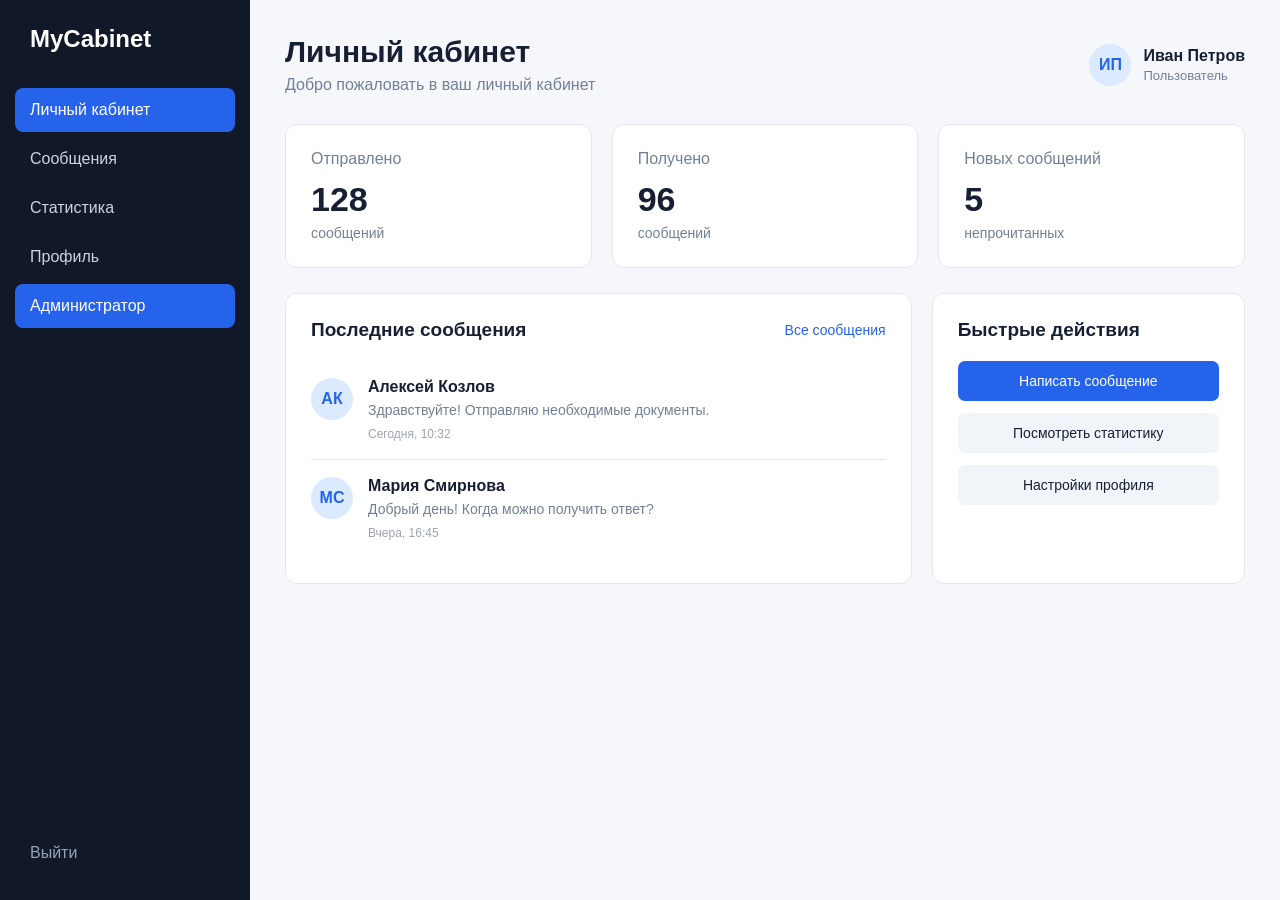
<file: index.html>
<!DOCTYPE html>
<html lang="ru">
<head>
    <meta charset="UTF-8">
    <meta name="viewport" content="width=device-width, initial-scale=1.0">
    <title>Личный кабинет</title>
    <link rel="stylesheet" href="styles.css">
</head>
<body>

<div class="layout">

    <aside class="sidebar">
        <div class="logo">MyCabinet</div>

        <nav class="nav">
            <a href="index.html" class="nav__link active">
                Личный кабинет
            </a>

            <a href="messages.html" class="nav__link">
                Сообщения
            </a>

            <a href="statistics.html" class="nav__link">
                Статистика
            </a>

            <a href="profile.html" class="nav__link">
                Профиль
            <a href="admin.html" class="nav__link active">
                Администратор    
            </a>
        </nav>

        <a href="#" class="logout">Выйти</a>
    </aside>

    <main class="main">

        <header class="header">
            <div>
                <h1>Личный кабинет</h1>
                <p>Добро пожаловать в ваш личный кабинет</p>
            </div>

            <div class="user">
                <div class="user__avatar">ИП</div>
                <div>
                    <strong>Иван Петров</strong>
                    <span>Пользователь</span>
                </div>
            </div>
        </header>

        <section class="cards">

            <div class="card">
                <span class="card__title">Отправлено</span>
                <strong class="card__number">128</strong>
                <span class="card__description">сообщений</span>
            </div>

            <div class="card">
                <span class="card__title">Получено</span>
                <strong class="card__number">96</strong>
                <span class="card__description">сообщений</span>
            </div>

            <div class="card">
                <span class="card__title">Новых сообщений</span>
                <strong class="card__number">5</strong>
                <span class="card__description">непрочитанных</span>
            </div>

        </section>

        <section class="content-grid">

            <div class="panel">
                <div class="panel__header">
                    <h2>Последние сообщения</h2>
                    <a href="messages.html">Все сообщения</a>
                </div>

                <div class="message">
                    <div class="message__avatar">АК</div>

                    <div class="message__content">
                        <strong>Алексей Козлов</strong>
                        <p>Здравствуйте! Отправляю необходимые документы.</p>
                        <span>Сегодня, 10:32</span>
                    </div>
                </div>

                <div class="message">
                    <div class="message__avatar">МС</div>

                    <div class="message__content">
                        <strong>Мария Смирнова</strong>
                        <p>Добрый день! Когда можно получить ответ?</p>
                        <span>Вчера, 16:45</span>
                    </div>
                </div>

            </div>

            <div class="panel">
                <div class="panel__header">
                    <h2>Быстрые действия</h2>
                </div>

                <div class="actions">
                    <a href="messages.html" class="button button--primary">
                        Написать сообщение
                    </a>

                    <a href="statistics.html" class="button button--secondary">
                        Посмотреть статистику
                    </a>

                    <a href="profile.html" class="button button--secondary">
                        Настройки профиля
                    </a>
                </div>
            </div>

        </section>

    </main>

</div>

</body>
</html>
</file>
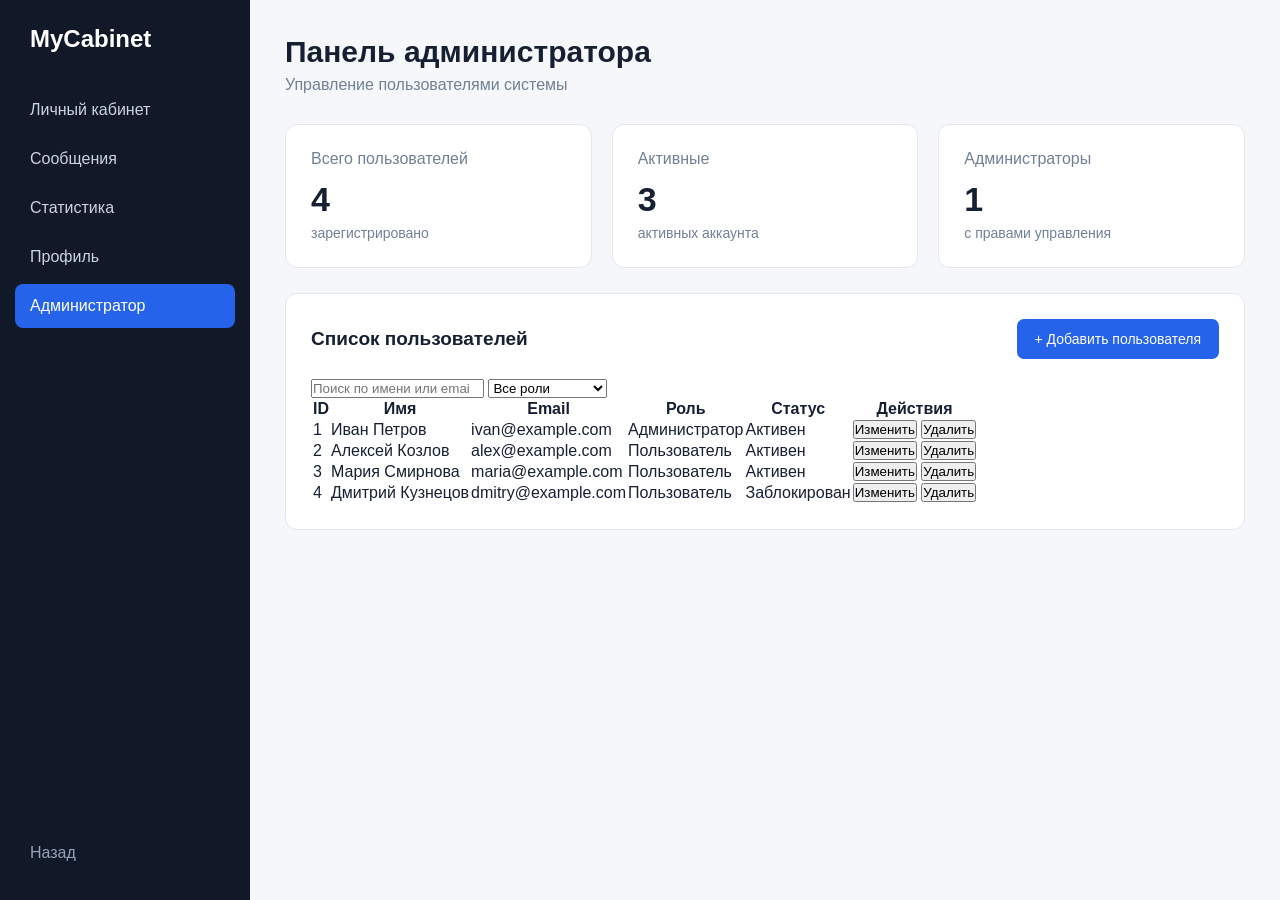
<file: admin.html>
<!DOCTYPE html>
<html lang="ru">
<head>
    <meta charset="UTF-8">
    <meta name="viewport" content="width=device-width, initial-scale=1.0">
    <title>Администратор</title>
    <link rel="stylesheet" href="styles.css">
</head>
<body>

<div class="layout">

    <aside class="sidebar">
        <div class="logo">MyCabinet</div>

        <nav class="nav">
            <a href="index.html" class="nav__link">
                Личный кабинет
            </a>

            <a href="messages.html" class="nav__link">
                Сообщения
            </a>

            <a href="statistics.html" class="nav__link">
                Статистика
            </a>

            <a href="profile.html" class="nav__link">
                Профиль
            </a>

            <a href="admin.html" class="nav__link active">
                Администратор
            </a>
        </nav>

        <a href="index.html" class="logout">Назад</a>
    </aside>

    <main class="main">

        <header class="header">
            <div>
                <h1>Панель администратора</h1>
                <p>Управление пользователями системы</p>
            </div>
        </header>

        <section class="cards">

            <div class="card">
                <span class="card__title">Всего пользователей</span>
                <strong class="card__number" id="totalUsers">4</strong>
                <span class="card__description">зарегистрировано</span>
            </div>

            <div class="card">
                <span class="card__title">Активные</span>
                <strong class="card__number" id="activeUsers">3</strong>
                <span class="card__description">активных аккаунта</span>
            </div>

            <div class="card">
                <span class="card__title">Администраторы</span>
                <strong class="card__number" id="adminUsers">1</strong>
                <span class="card__description">с правами управления</span>
            </div>

        </section>

        <section class="panel admin-panel">

            <div class="panel__header">
                <h2>Список пользователей</h2>

                <button
                    class="button button--primary"
                    type="button"
                    onclick="addUser()">
                    + Добавить пользователя
                </button>
            </div>

            <div class="admin-toolbar">
                <input
                    type="search"
                    id="userSearch"
                    placeholder="Поиск по имени или email..."
                    aria-label="Поиск пользователей">

                <select id="roleFilter" aria-label="Фильтр по роли">
                    <option value="">Все роли</option>
                    <option value="Администратор">Администратор</option>
                    <option value="Пользователь">Пользователь</option>
                </select>
            </div>

            <div class="table-wrapper">
                <table class="admin-table">
                    <thead>
                        <tr>
                            <th>ID</th>
                            <th>Имя</th>
                            <th>Email</th>
                            <th>Роль</th>
                            <th>Статус</th>
                            <th>Действия</th>
                        </tr>
                    </thead>

                    <tbody id="usersTable">
                        <tr>
                            <td>1</td>
                            <td>Иван Петров</td>
                            <td>ivan@example.com</td>
                            <td>Администратор</td>
                            <td>
                                <span class="status status--active">
                                    Активен
                                </span>
                            </td>
                            <td>
                                <button class="table-btn edit-btn"
                                    onclick="editUser(this)">
                                    Изменить
                                </button>
                                <button class="table-btn delete-btn"
                                    onclick="deleteUser(this)">
                                    Удалить
                                </button>
                            </td>
                        </tr>

                        <tr>
                            <td>2</td>
                            <td>Алексей Козлов</td>
                            <td>alex@example.com</td>
                            <td>Пользователь</td>
                            <td>
                                <span class="status status--active">
                                    Активен
                                </span>
                            </td>
                            <td>
                                <button class="table-btn edit-btn"
                                    onclick="editUser(this)">
                                    Изменить
                                </button>
                                <button class="table-btn delete-btn"
                                    onclick="deleteUser(this)">
                                    Удалить
                                </button>
                            </td>
                        </tr>

                        <tr>
                            <td>3</td>
                            <td>Мария Смирнова</td>
                            <td>maria@example.com</td>
                            <td>Пользователь</td>
                            <td>
                                <span class="status status--active">
                                    Активен
                                </span>
                            </td>
                            <td>
                                <button class="table-btn edit-btn"
                                    onclick="editUser(this)">
                                    Изменить
                                </button>
                                <button class="table-btn delete-btn"
                                    onclick="deleteUser(this)">
                                    Удалить
                                </button>
                            </td>
                        </tr>

                        <tr>
                            <td>4</td>
                            <td>Дмитрий Кузнецов</td>
                            <td>dmitry@example.com</td>
                            <td>Пользователь</td>
                            <td>
                                <span class="status status--blocked">
                                    Заблокирован
                                </span>
                            </td>
                            <td>
                                <button class="table-btn edit-btn"
                                    onclick="editUser(this)">
                                    Изменить
                                </button>
                                <button class="table-btn delete-btn"
                                    onclick="deleteUser(this)">
                                    Удалить
                                </button>
                            </td>
                        </tr>
                    </tbody>
                </table>
            </div>

        </section>

    </main>

</div>

<script>
    const table = document.getElementById("usersTable");

    function updateStats() {
        const rows = [...table.querySelectorAll("tr")];

        document.getElementById("totalUsers").textContent =
            rows.length;

        document.getElementById("activeUsers").textContent =
            rows.filter(row =>
                row.querySelector(".status--active")
            ).length;

        document.getElementById("adminUsers").textContent =
            rows.filter(row =>
                row.cells[3]?.textContent.trim() === "Администратор"
            ).length;
    }

    function addUser() {
        const name = prompt("Введите имя пользователя:");
        if (name === null || !name.trim()) return;

        const email = prompt("Введите email:");
        if (email === null || !email.trim()) return;

        if (!/^[^\s@]+@[^\s@]+\.[^\s@]+$/.test(email.trim())) {
            alert("Введите корректный email.");
            return;
        }

        const role = prompt(
            "Введите роль: Пользователь или Администратор",
            "Пользователь"
        );

        if (role === null) return;

        if (!["Пользователь", "Администратор"].includes(role.trim())) {
            alert("Указана неизвестная роль.");
            return;
        }

        const row = document.createElement("tr");
        const values = [
            String(Math.max(
                0,
                ...[...table.querySelectorAll("tr")].map(r =>
                    Number(r.cells[0].textContent) || 0
                )
            ) + 1),
            name.trim(),
            email.trim(),
            role.trim()
        ];

        values.forEach(value => {
            const cell = document.createElement("td");
            cell.textContent = value;
            row.appendChild(cell);
        });

        const statusCell = document.createElement("td");
        statusCell.innerHTML =
            '<span class="status status--active">Активен</span>';
        row.appendChild(statusCell);

        const actionsCell = document.createElement("td");
        actionsCell.innerHTML = `
            <button class="table-btn edit-btn"
                onclick="editUser(this)">Изменить</button>
            <button class="table-btn delete-btn"
                onclick="deleteUser(this)">Удалить</button>
        `;
        row.appendChild(actionsCell);

        table.appendChild(row);
        filterUsers();
        updateStats();
    }

    function editUser(button) {
        const row = button.closest("tr");
        const oldName = row.cells[1].textContent;
        const oldEmail = row.cells[2].textContent;
        const oldRole = row.cells[3].textContent;

        const name = prompt("Имя пользователя:", oldName);
        if (name === null || !name.trim()) return;

        const email = prompt("Email пользователя:", oldEmail);
        if (email === null || !/^[^\s@]+@[^\s@]+\.[^\s@]+$/.test(email.trim())) {
            alert("Введите корректный email.");
            return;
        }

        const role = prompt(
            "Роль: Пользователь или Администратор",
            oldRole
        );

        if (role === null) return;

        if (!["Пользователь", "Администратор"].includes(role.trim())) {
            alert("Указана неизвестная роль.");
            return;
        }

        row.cells[1].textContent = name.trim();
        row.cells[2].textContent = email.trim();
        row.cells[3].textContent = role.trim();

        filterUsers();
        updateStats();
    }

    function deleteUser(button) {
        const row = button.closest("tr");

        if (confirm(
            "Удалить пользователя " + row.cells[1].textContent + "?"
        )) {
            row.remove();
            filterUsers();
            updateStats();
        }
    }

    function filterUsers() {
        const search = document.getElementById("userSearch")
            .value.toLowerCase().trim();

        const role = document.getElementById("roleFilter").value;

        [...table.querySelectorAll("tr")].forEach(row => {
            const matchesSearch =
                row.cells[1].textContent.toLowerCase().includes(search) ||
                row.cells[2].textContent.toLowerCase().includes(search);

            const matchesRole =
                !role || row.cells[3].textContent.trim() === role;

            row.hidden = !(matchesSearch && matchesRole);
        });
    }

    document.getElementById("userSearch")
        .addEventListener("input", filterUsers);

    document.getElementById("roleFilter")
        .addEventListener("change", filterUsers);

    updateStats();
</script>

</body>
</html>
</file>
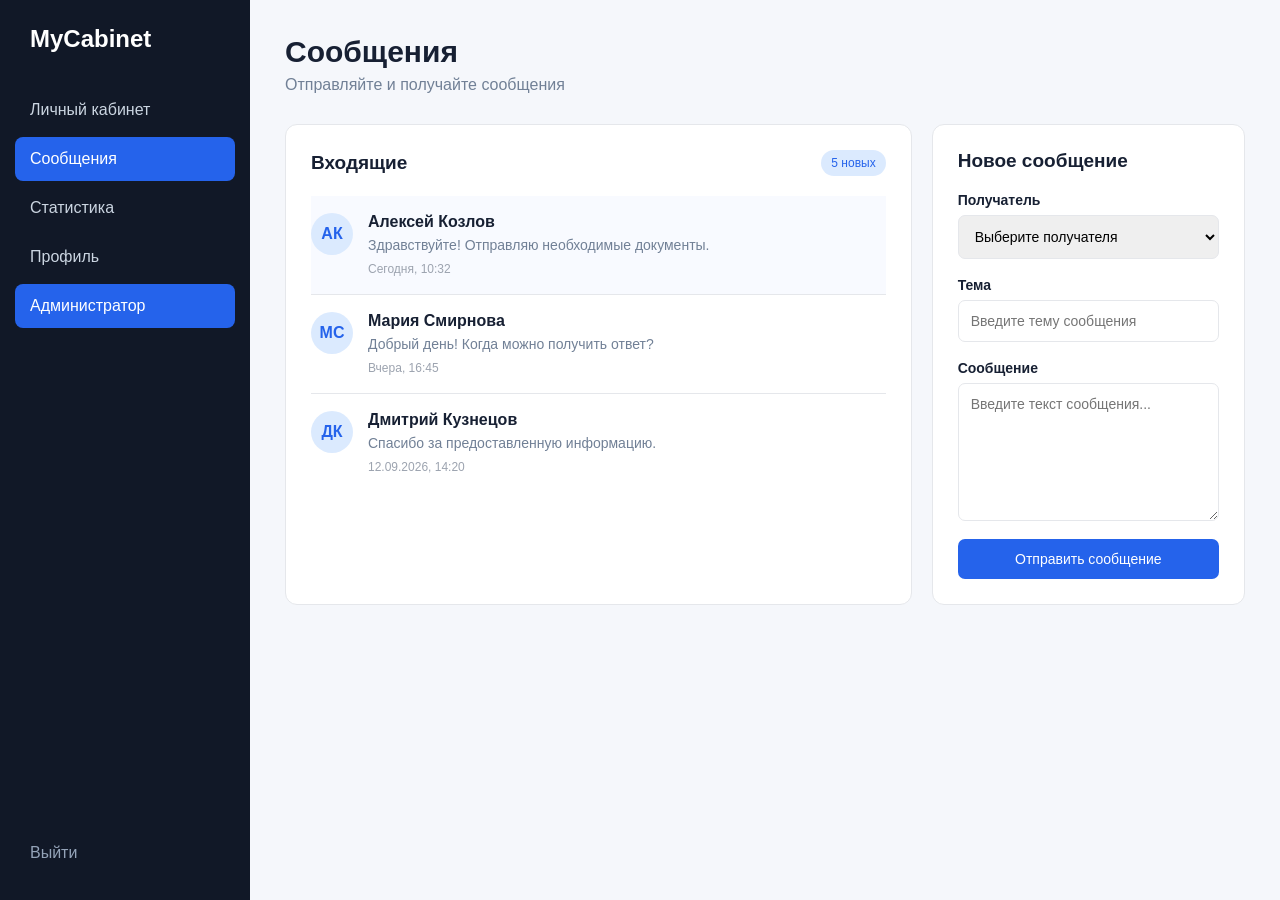
<file: messages.html>
<!DOCTYPE html>
<html lang="ru">
<head>
    <meta charset="UTF-8">
    <meta name="viewport" content="width=device-width, initial-scale=1.0">
    <title>Сообщения</title>
    <link rel="stylesheet" href="styles.css">
</head>
<body>

<div class="layout">

    <aside class="sidebar">
        <div class="logo">MyCabinet</div>

        <nav class="nav">
            <a href="index.html" class="nav__link">
                Личный кабинет
            </a>

            <a href="messages.html" class="nav__link active">
                Сообщения
            </a>

            <a href="statistics.html" class="nav__link">
                Статистика
            </a>

            <a href="profile.html" class="nav__link">
                Профиль
            </a>

            <a href="admin.html" class="nav__link active">
                Администратор 
             </a>   
        </nav>

        <a href="#" class="logout">Выйти</a>
    </aside>

    <main class="main">

        <header class="header">
            <div>
                <h1>Сообщения</h1>
                <p>Отправляйте и получайте сообщения</p>
            </div>
        </header>

        <section class="messages-layout">

            <div class="panel">
                <div class="panel__header">
                    <h2>Входящие</h2>
                    <span class="badge">5 новых</span>
                </div>

                <div class="message message--unread">
                    <div class="message__avatar">АК</div>

                    <div class="message__content">
                        <strong>Алексей Козлов</strong>
                        <p>Здравствуйте! Отправляю необходимые документы.</p>
                        <span>Сегодня, 10:32</span>
                    </div>
                </div>

                <div class="message">
                    <div class="message__avatar">МС</div>

                    <div class="message__content">
                        <strong>Мария Смирнова</strong>
                        <p>Добрый день! Когда можно получить ответ?</p>
                        <span>Вчера, 16:45</span>
                    </div>
                </div>

                <div class="message">
                    <div class="message__avatar">ДК</div>

                    <div class="message__content">
                        <strong>Дмитрий Кузнецов</strong>
                        <p>Спасибо за предоставленную информацию.</p>
                        <span>12.09.2026, 14:20</span>
                    </div>
                </div>

            </div>

            <div class="panel">

                <div class="panel__header">
                    <h2>Новое сообщение</h2>
                </div>

                <form class="form">

                    <div class="form__group">
                        <label for="recipient">Получатель</label>
                        <select id="recipient">
                            <option>Выберите получателя</option>
                            <option>Алексей Козлов</option>
                            <option>Мария Смирнова</option>
                            <option>Дмитрий Кузнецов</option>
                        </select>
                    </div>

                    <div class="form__group">
                        <label for="subject">Тема</label>
                        <input
                            type="text"
                            id="subject"
                            placeholder="Введите тему сообщения"
                        >
                    </div>

                    <div class="form__group">
                        <label for="message">Сообщение</label>
                        <textarea
                            id="message"
                            rows="7"
                            placeholder="Введите текст сообщения..."
                        ></textarea>
                    </div>

                    <button type="submit" class="button button--primary">
                        Отправить сообщение
                    </button>

                </form>

            </div>
            </section>

    </main>

</div>

</body>
</html>
</file>
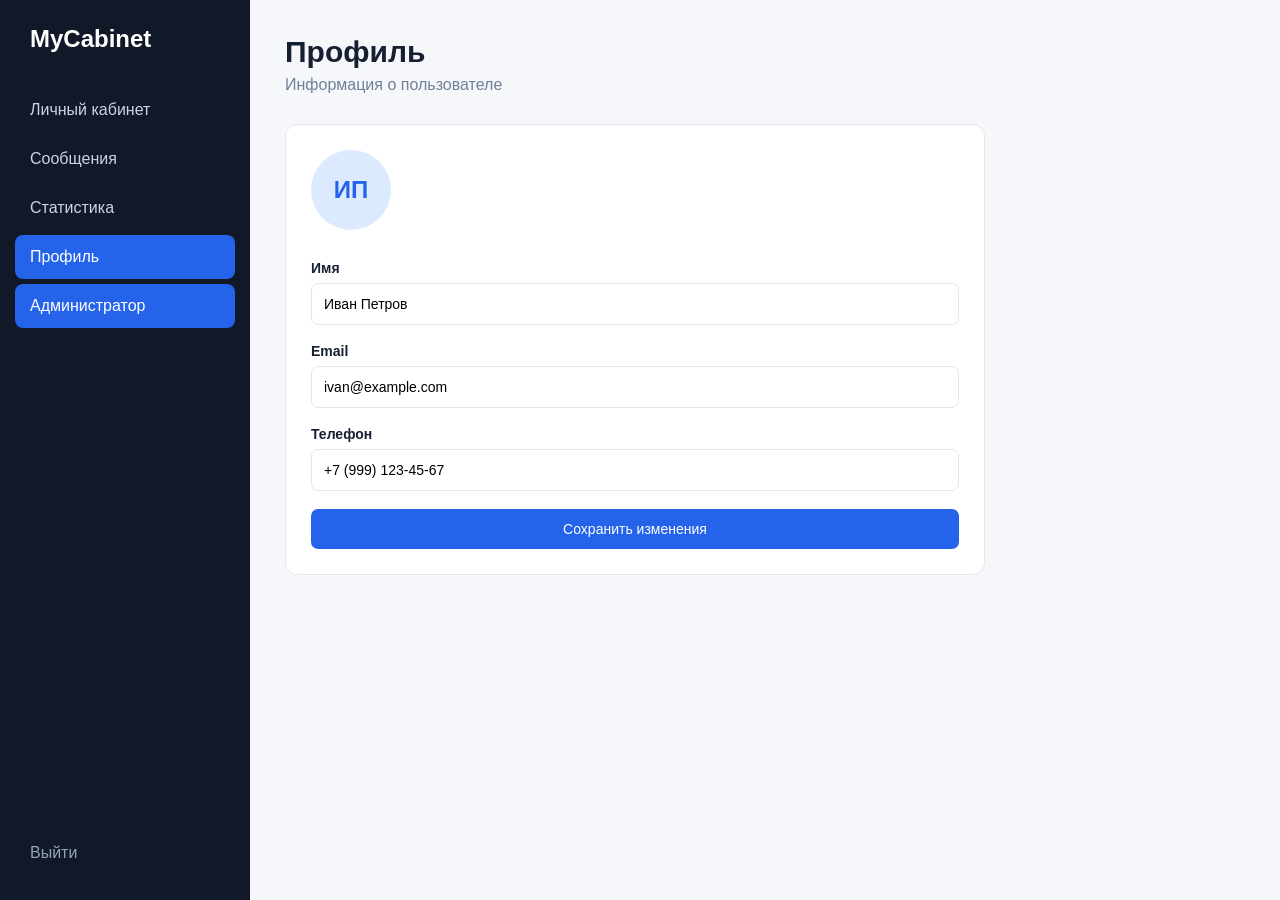
<file: profile.html>
<!DOCTYPE html>
<html lang="ru">
<head>
    <meta charset="UTF-8">
    <meta name="viewport" content="width=device-width, initial-scale=1.0">
    <title>Профиль</title>
    <link rel="stylesheet" href="styles.css">
</head>
<body>

<div class="layout">

    <aside class="sidebar">
        <div class="logo">MyCabinet</div>

        <nav class="nav">
            <a href="index.html" class="nav__link">
                Личный кабинет
            </a>

            <a href="messages.html" class="nav__link">
                Сообщения
            </a>

            <a href="statistics.html" class="nav__link">
                Статистика
            </a>

            <a href="profile.html" class="nav__link active">
                Профиль
            </a>
            <a href="admin.html" class="nav__link active">
                Администратор
                </a>
        </nav>

        <a href="#" class="logout">Выйти</a>
    </aside>

    <main class="main">

        <header class="header">
            <div>
                <h1>Профиль</h1>
                <p>Информация о пользователе</p>
            </div>
        </header>

        <section class="panel profile">

            <div class="profile__avatar">ИП</div>

            <form class="form">

                <div class="form__group">
                    <label for="name">Имя</label>
                    <input
                        type="text"
                        id="name"
                        value="Иван Петров"
                    >
                </div>

                <div class="form__group">
                    <label for="email">Email</label>
                    <input
                        type="email"
                        id="email"
                        value="ivan@example.com"
                    >
                </div>

                <div class="form__group">
                    <label for="phone">Телефон</label>
                    <input
                        type="tel"
                        id="phone"
                        value="+7 (999) 123-45-67"
                    >
                </div>

                <button type="submit" class="button button--primary">
                    Сохранить изменения
                </button>

            </form>

        </section>

    </main>

</div>

</body>
</html>
</file>
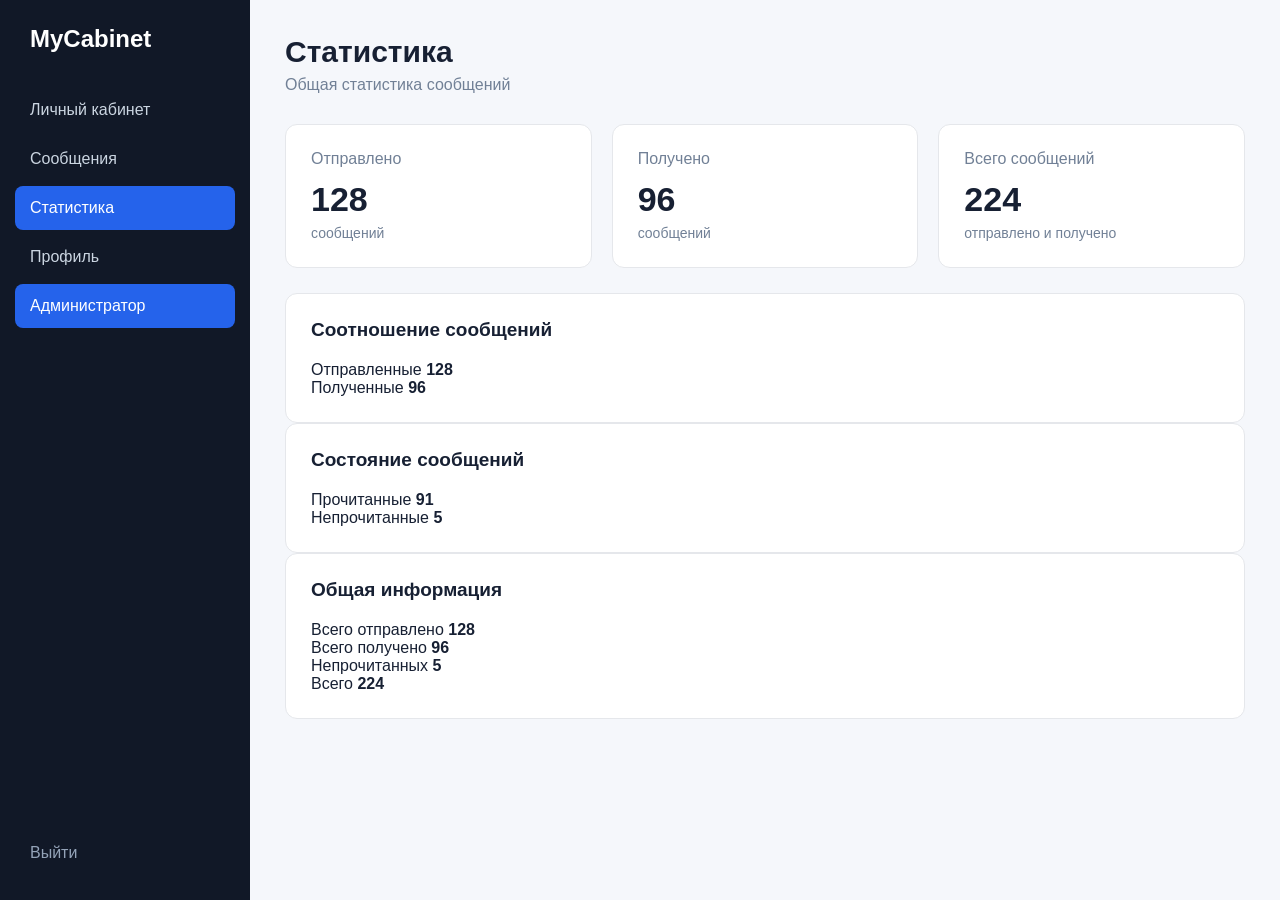
<file: statics.html>
<!DOCTYPE html>
<html lang="ru">
<head>
    <meta charset="UTF-8">
    <meta name="viewport" content="width=device-width, initial-scale=1.0">
    <title>Статистика</title>
    <link rel="stylesheet" href="styles.css">
</head>
<body>

<div class="layout">

    <aside class="sidebar">

        <div class="logo">
            MyCabinet
        </div>

        <nav class="nav">

            <a href="index.html" class="nav__link">
                Личный кабинет
            </a>

            <a href="messages.html" class="nav__link">
                Сообщения
            </a>

            <a href="statistics.html" class="nav__link active">
                Статистика
            </a>

            <a href="profile.html" class="nav__link">
                Профиль
            </a>
            <a href="admin.html" class="nav__link active">
                Администратор
                </a>

        </nav>

        <a href="#" class="logout">
            Выйти
        </a>

    </aside>


    <main class="main">

        <header class="header">

            <div>

                <h1>
                    Статистика
                </h1>

                <p>
                    Общая статистика сообщений
                </p>

            </div>

        </header>



        <section class="cards">

            <div class="card">

                <span class="card__title">
                    Отправлено
                </span>

                <strong class="card__number">
                    128
                </strong>

                <span class="card__description">
                    сообщений
                </span>

            </div>


            <div class="card">

                <span class="card__title">
                    Получено
                </span>

                <strong class="card__number">
                    96
                </strong>

                <span class="card__description">
                    сообщений
                </span>

            </div>


            <div class="card">

                <span class="card__title">
                    Всего сообщений
                </span>

                <strong class="card__number">
                    224
                </strong>

                <span class="card__description">
                    отправлено и получено
                </span>

            </div>

        </section>


        <section class="statistics-grid">


            <div class="panel">

                <div class="panel__header">

                    <h2>
                        Соотношение сообщений
                    </h2>

                </div>

                <div class="stat-row">

                    <div class="stat-row__top">
                        <span>Отправленные</span>
                        <strong>128</strong>
                    </div>

                    <div class="progress">
                        <div
                            class="progress__bar progress__bar--blue"
                            style="width: 57%"
                        ></div>
                    </div>

                </div>


                <div class="stat-row">

                    <div class="stat-row__top">
                        <span>Полученные</span>
                        <strong>96</strong>
                    </div>

                    <div class="progress">
                        <div
                            class="progress__bar progress__bar--green"
                            style="width: 43%"
                        ></div>
                    </div>

                </div>

            </div>



            <div class="panel">

                <div class="panel__header">

                    <h2>
                        Состояние сообщений
                    </h2>

                </div>

                <div class="stat-row">

                    <div class="stat-row__top">
                        <span>Прочитанные</span>
<strong>91</strong>
                    </div>

                    <div class="progress">
                        <div
                            class="progress__bar progress__bar--green"
                            style="width: 95%"
                        ></div>
                    </div>

                </div>


                <div class="stat-row">

                    <div class="stat-row__top">
                        <span>Непрочитанные</span>
                        <strong>5</strong>
                    </div>

                    <div class="progress">
                        <div
                            class="progress__bar progress__bar--orange"
                            style="width: 5%"
                        ></div>
                    </div>

                </div>

            </div>

        </section>



        <section class="panel statistics-info">

            <div class="panel__header">

                <h2>
                    Общая информация
                </h2>

            </div>

            <div class="info-grid">

                <div class="info-item">

                    <span>
                        Всего отправлено
                    </span>

                    <strong>
                        128
                    </strong>

                </div>

                <div class="info-item">

                    <span>
                        Всего получено
                    </span>

                    <strong>
                        96
                    </strong>

                </div>

                <div class="info-item">

                    <span>
                        Непрочитанных
                    </span>

                    <strong>
                        5
                    </strong>

                </div>

                <div class="info-item">

                    <span>
                        Всего
                    </span>

                    <strong>
                        224
                    </strong>

                </div>

            </div>

        </section>

    </main>

</div>

</body>
</html>
</file>
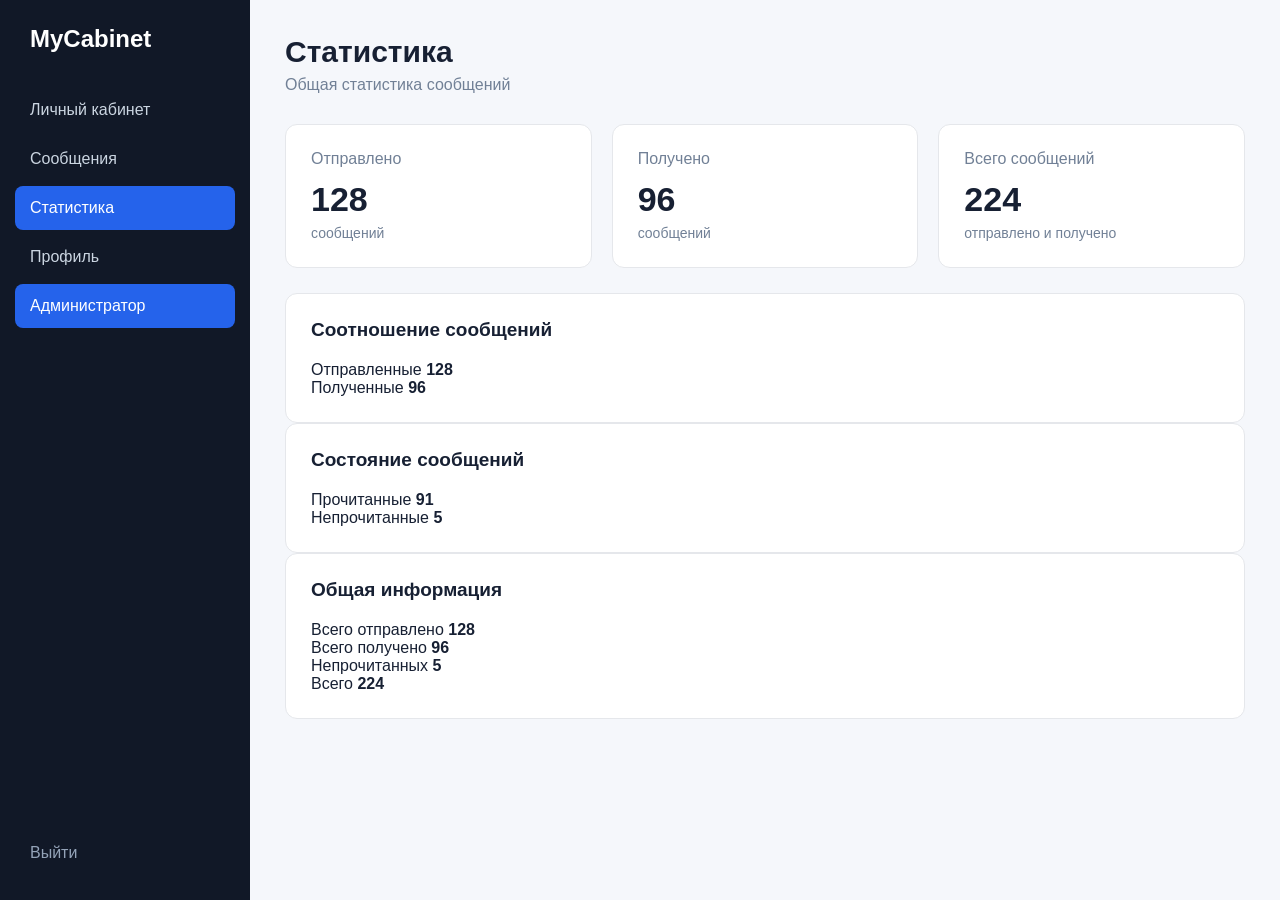
<file: statistics.html>
<!DOCTYPE html>
<html lang="ru">
<head>
    <meta charset="UTF-8">
    <meta name="viewport" content="width=device-width, initial-scale=1.0">
    <title>Статистика</title>
    <link rel="stylesheet" href="styles.css">
</head>
<body>

<div class="layout">

    <aside class="sidebar">

        <div class="logo">
            MyCabinet
        </div>

        <nav class="nav">

            <a href="index.html" class="nav__link">
                Личный кабинет
            </a>

            <a href="messages.html" class="nav__link">
                Сообщения
            </a>

            <a href="statistics.html" class="nav__link active">
                Статистика
            </a>

            <a href="profile.html" class="nav__link">
                Профиль
            </a>
            <a href="admin.html" class="nav__link active">
                Администратор
                </a>

        </nav>

        <a href="#" class="logout">
            Выйти
        </a>

    </aside>


    <main class="main">

        <header class="header">

            <div>

                <h1>
                    Статистика
                </h1>

                <p>
                    Общая статистика сообщений
                </p>

            </div>

        </header>



        <section class="cards">

            <div class="card">

                <span class="card__title">
                    Отправлено
                </span>

                <strong class="card__number">
                    128
                </strong>

                <span class="card__description">
                    сообщений
                </span>

            </div>


            <div class="card">

                <span class="card__title">
                    Получено
                </span>

                <strong class="card__number">
                    96
                </strong>

                <span class="card__description">
                    сообщений
                </span>

            </div>


            <div class="card">

                <span class="card__title">
                    Всего сообщений
                </span>

                <strong class="card__number">
                    224
                </strong>

                <span class="card__description">
                    отправлено и получено
                </span>

            </div>

        </section>


        <section class="statistics-grid">

            <!-- Соотношение сообщений -->

            <div class="panel">

                <div class="panel__header">

                    <h2>
                        Соотношение сообщений
                    </h2>

                </div>

                <div class="stat-row">

                    <div class="stat-row__top">
                        <span>Отправленные</span>
                        <strong>128</strong>
                    </div>

                    <div class="progress">
                        <div
                            class="progress__bar progress__bar--blue"
                            style="width: 57%"
                        ></div>
                    </div>

                </div>


                <div class="stat-row">

                    <div class="stat-row__top">
                        <span>Полученные</span>
                        <strong>96</strong>
                    </div>

                    <div class="progress">
                        <div
                            class="progress__bar progress__bar--green"
                            style="width: 43%"
                        ></div>
                    </div>

                </div>

            </div>


            <!-- Состояние сообщений -->

            <div class="panel">

                <div class="panel__header">

                    <h2>
                        Состояние сообщений
                    </h2>

                </div>

                <div class="stat-row">

                    <div class="stat-row__top">
                        <span>Прочитанные</span>
<strong>91</strong>
                    </div>

                    <div class="progress">
                        <div
                            class="progress__bar progress__bar--green"
                            style="width: 95%"
                        ></div>
                    </div>

                </div>


                <div class="stat-row">

                    <div class="stat-row__top">
                        <span>Непрочитанные</span>
                        <strong>5</strong>
                    </div>

                    <div class="progress">
                        <div
                            class="progress__bar progress__bar--orange"
                            style="width: 5%"
                        ></div>
                    </div>

                </div>

            </div>

        </section>


        <section class="panel statistics-info">

            <div class="panel__header">

                <h2>
                    Общая информация
                </h2>

            </div>

            <div class="info-grid">

                <div class="info-item">

                    <span>
                        Всего отправлено
                    </span>

                    <strong>
                        128
                    </strong>

                </div>

                <div class="info-item">

                    <span>
                        Всего получено
                    </span>

                    <strong>
                        96
                    </strong>

                </div>

                <div class="info-item">

                    <span>
                        Непрочитанных
                    </span>

                    <strong>
                        5
                    </strong>

                </div>

                <div class="info-item">

                    <span>
                        Всего
                    </span>

                    <strong>
                        224
                    </strong>

                </div>

            </div>

        </section>

    </main>

</div>

</body>
</html>
</file>
<file: styles.css>
* {
    margin: 0;
    padding: 0;
    box-sizing: border-box;
}

:root {
    --primary: #2563eb;
    --primary-dark: #1d4ed8;
    --background: #f5f7fb;
    --white: #ffffff;
    --text: #172033;
    --muted: #718096;
    --border: #e5e7eb;
    --sidebar: #111827;
    --success: #16a34a;
}

body {
    font-family: Arial, sans-serif;
    background: var(--background);
    color: var(--text);
}

a {
    text-decoration: none;
    color: inherit;
}

.layout {
    display: flex;
    min-height: 100vh;
}

/* Sidebar */

.sidebar {
    width: 250px;
    background: var(--sidebar);
    color: #fff;
    padding: 25px 15px;
    display: flex;
    flex-direction: column;
}

.logo {
    font-size: 24px;
    font-weight: 700;
    padding: 0 15px 35px;
}

.nav {
    display: flex;
    flex-direction: column;
    gap: 5px;
}

.nav__link {
    padding: 13px 15px;
    border-radius: 8px;
    color: #cbd5e1;
    transition: 0.2s;
}

.nav__link:hover,
.nav__link.active {
    background: var(--primary);
    color: #fff;
}

.logout {
    margin-top: auto;
    padding: 13px 15px;
    color: #94a3b8;
}

/* Main */

.main {
    flex: 1;
    padding: 35px;
    max-width: 1500px;
}

.header {
    display: flex;
    justify-content: space-between;
    align-items: center;
    margin-bottom: 30px;
}

.header h1 {
    font-size: 30px;
    margin-bottom: 7px;
}

.header p {
    color: var(--muted);
}

.user {
    display: flex;
    align-items: center;
    gap: 12px;
}

.user span {
    display: block;
    color: var(--muted);
    font-size: 13px;
    margin-top: 3px;
}

.user__avatar,
.message__avatar {
    width: 42px;
    height: 42px;
    border-radius: 50%;
    background: #dbeafe;
    color: var(--primary);
    display: flex;
    align-items: center;
    justify-content: center;
    font-weight: bold;
}

/* Cards */

.cards {
    display: grid;
    grid-template-columns: repeat(3, 1fr);
    gap: 20px;
    margin-bottom: 25px;
}

.card {
    background: var(--white);
    border: 1px solid var(--border);
    border-radius: 12px;
    padding: 25px;
}

.card__title {
    display: block;
    color: var(--muted);
    margin-bottom: 12px;
}

.card__number {
    display: block;
    font-size: 34px;
    margin-bottom: 5px;
}

.card__description {
    color: var(--muted);
    font-size: 14px;
}

/* Panels */

.content-grid,
.messages-layout {
    display: grid;
    grid-template-columns: 2fr 1fr;
    gap: 20px;
}

.panel {
    background: var(--white);
    border: 1px solid var(--border);
    border-radius: 12px;
    padding: 25px;
}

.panel__header {
    display: flex;
    align-items: center;
    justify-content: space-between;
    margin-bottom: 20px;
}

.panel__header h2 {
    font-size: 19px;
}

.panel__header a {
    color: var(--primary);
    font-size: 14px;
}

/* Messages */

.message {
    display: flex;
    gap: 15px;
    padding: 17px 0;
    border-bottom: 1px solid var(--border);
}

.message:last-child {
    border-bottom: 0;
}

.message__content {
    flex: 1;
}

.message__content p {
    color: var(--muted);
    margin: 6px 0;
    font-size: 14px;
}

.message__content span {
    color: #9ca3af;
    font-size: 12px;
}

.message--unread {
    background: #f8faff;
}

.badge {
    background: #dbeafe;
    color: var(--primary);
    padding: 6px 10px;
    border-radius: 20px;
    font-size: 12px;
}

/* Buttons */

.actions {
    display: flex;
    flex-direction: column;
    gap: 12px;
}

.button {
    display: inline-block;
    border: 0;
    border-radius: 7px;
    padding: 12px 18px;
    cursor: pointer;
    font-size: 14px;
    text-align: center;
}

.button--primary {
    background: var(--primary);
    color: white;
}

.button--primary:hover {
    background: var(--primary-dark);
}

.button--secondary {
    background: #f1f5f9;
    color: var(--text);
}

/* Forms */

.form {
    display: flex;
    flex-direction: column;
    gap: 18px;
}

.form__group {
    display: flex;
    flex-direction: column;
    gap: 7px;
}

.form__group label {
font-size: 14px;
    font-weight: 600;
}

.form__group input,
.form__group select,
.form__group textarea {
    width: 100%;
    padding: 12px;
    border: 1px solid var(--border);
    border-radius: 7px;
    font-family: inherit;
    font-size: 14px;
    outline: none;
}

.form__group input:focus,
.form__group select:focus,
.form__group textarea:focus {
    border-color: var(--primary);
}

.form__group textarea {
    resize: vertical;
}

/* Statistics */

.stats {
    display: flex;
    flex-direction: column;
    gap: 20px;
}

.stats__row {
    display: grid;
    grid-template-columns: 80px 1fr 40px;
    align-items: center;
    gap: 15px;
    font-size: 14px;
}

.stats__bar {
    height: 9px;
    background: #e5e7eb;
    border-radius: 10px;
    overflow: hidden;
}

.stats__bar div {
    height: 100%;
    background: var(--primary);
    border-radius: 10px;
}

.ratio {
    display: flex;
    justify-content: space-around;
    text-align: center;
    padding: 35px 0;
}

.ratio__item {
    display: flex;
    flex-direction: column;
    gap: 8px;
    color: var(--muted);
}

.ratio__number {
    font-size: 34px;
    font-weight: bold;
    color: var(--primary);
}

/* Profile */

.profile {
    max-width: 700px;
}

.profile__avatar {
    width: 80px;
    height: 80px;
    margin-bottom: 30px;
    border-radius: 50%;
    background: #dbeafe;
    color: var(--primary);
    display: flex;
    justify-content: center;
    align-items: center;
    font-size: 24px;
    font-weight: bold;
}

/* Adaptive */

@media (max-width: 900px) {
    .sidebar {
        width: 210px;
    }

    .cards {
        grid-template-columns: 1fr;
    }

    .content-grid,
    .messages-layout {
        grid-template-columns: 1fr;
    }
}

@media (max-width: 650px) {
    .layout {
        display: block;
    }

    .sidebar {
        width: 100%;
        padding: 15px;
    }

    .logo {
        padding-bottom: 15px;
    }

    .nav {
        flex-direction: row;
        overflow-x: auto;
    }

    .nav__link {
        white-space: nowrap;
    }

    .logout {
        display: none;
    }

    .main {
        padding: 20px 15px;
    }

    .header {
        display: block;
    }

    .user {
        margin-top: 20px;
    }
}
</file>
